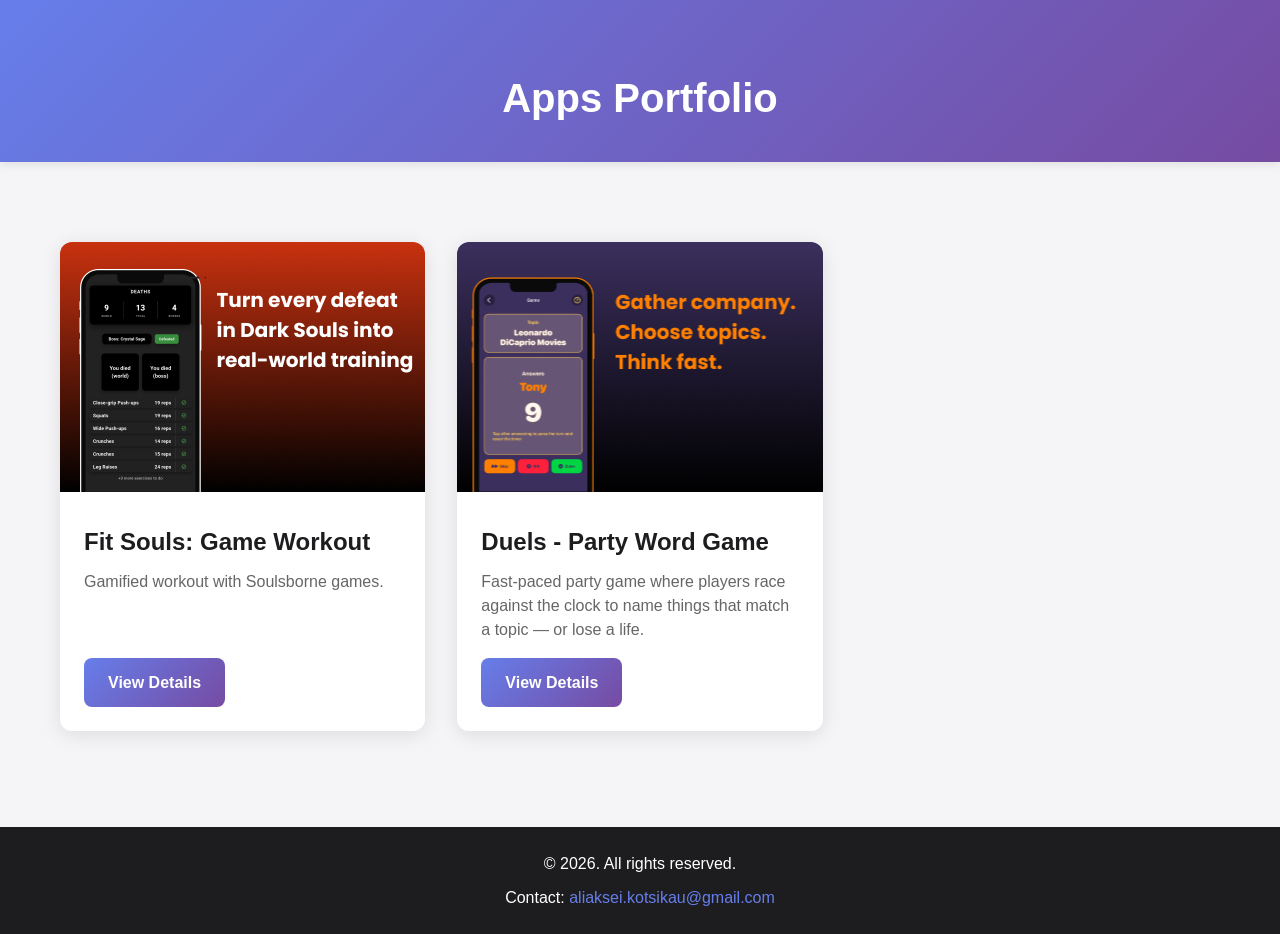
<file: index.html>
<!DOCTYPE html>
<html lang="en">
<head>
    <meta charset="UTF-8">
    <meta name="viewport" content="width=device-width, initial-scale=1.0">
    <title>Apps Portfolio</title>
    <link rel="stylesheet" href="styles.css">
</head>
<body>
    <header>
        <div class="container">
            <nav>
                <span class="back-link back-link-hidden">← Back to Portfolio</span>
            </nav>
            <h1>Apps Portfolio</h1>
        </div>
    </header>

    <main>
        <div class="container">
            <section class="apps-section">
                <div class="apps-grid">
                <div class="app-card">
                    <div class="app-image">
                        <img src="apps/fit-souls/images/fit-souls-game-workout.png" alt="App Screenshot" onerror="this.src='data:image/svg+xml,%3Csvg xmlns=%22http://www.w3.org/2000/svg%22 width=%22300%22 height=%22400%22%3E%3Crect width=%22300%22 height=%22400%22 fill=%22%23ddd%22/%3E%3Ctext x=%2250%25%22 y=%2250%25%22 font-size=%2218%22 text-anchor=%22middle%22 dy=%22.3em%22 fill=%22%23999%22%3EApp Screenshot%3C/text%3E%3C/svg%3E'">
                    </div>
                    <div class="app-info">
                        <h3>Fit Souls: Game Workout</h3>
                        <p class="app-description">Gamified workout with Soulsborne games.</p>
                        <a href="apps/fit-souls/index.html" class="btn btn-primary">View Details</a>
                    </div>
                    </div>

                    <div class="app-card">
                        <div class="app-image">
                            <img src="apps/duels/images/Feature%20Image.jpg" alt="Duels - Party Word Game Feature Image" onerror="this.src='data:image/svg+xml,%3Csvg xmlns=%22http://www.w3.org/2000/svg%22 width=%22300%22 height=%22400%22%3E%3Crect width=%22300%22 height=%22400%22 fill=%22%23ddd%22/%3E%3Ctext x=%2250%25%22 y=%2250%25%22 font-size=%2218%22 text-anchor=%22middle%22 dy=%22.3em%22 fill=%22%23999%22%3EApp Screenshot%3C/text%3E%3C/svg%3E'">
                        </div>
                        <div class="app-info">
                            <h3>Duels - Party Word Game</h3>
                            <p class="app-description">Fast-paced party game where players race against the clock to name things that match a topic — or lose a life.</p>
                            <a href="apps/duels/index.html" class="btn btn-primary">View Details</a>
                        </div>
                    </div>
                </div>
            </section>
        </div>
    </main>

    <footer>
        <!-- Footer content loaded by components/footer.js -->
    </footer>
    <script src="components/footer.js"></script>
</body>
</html>
</file>
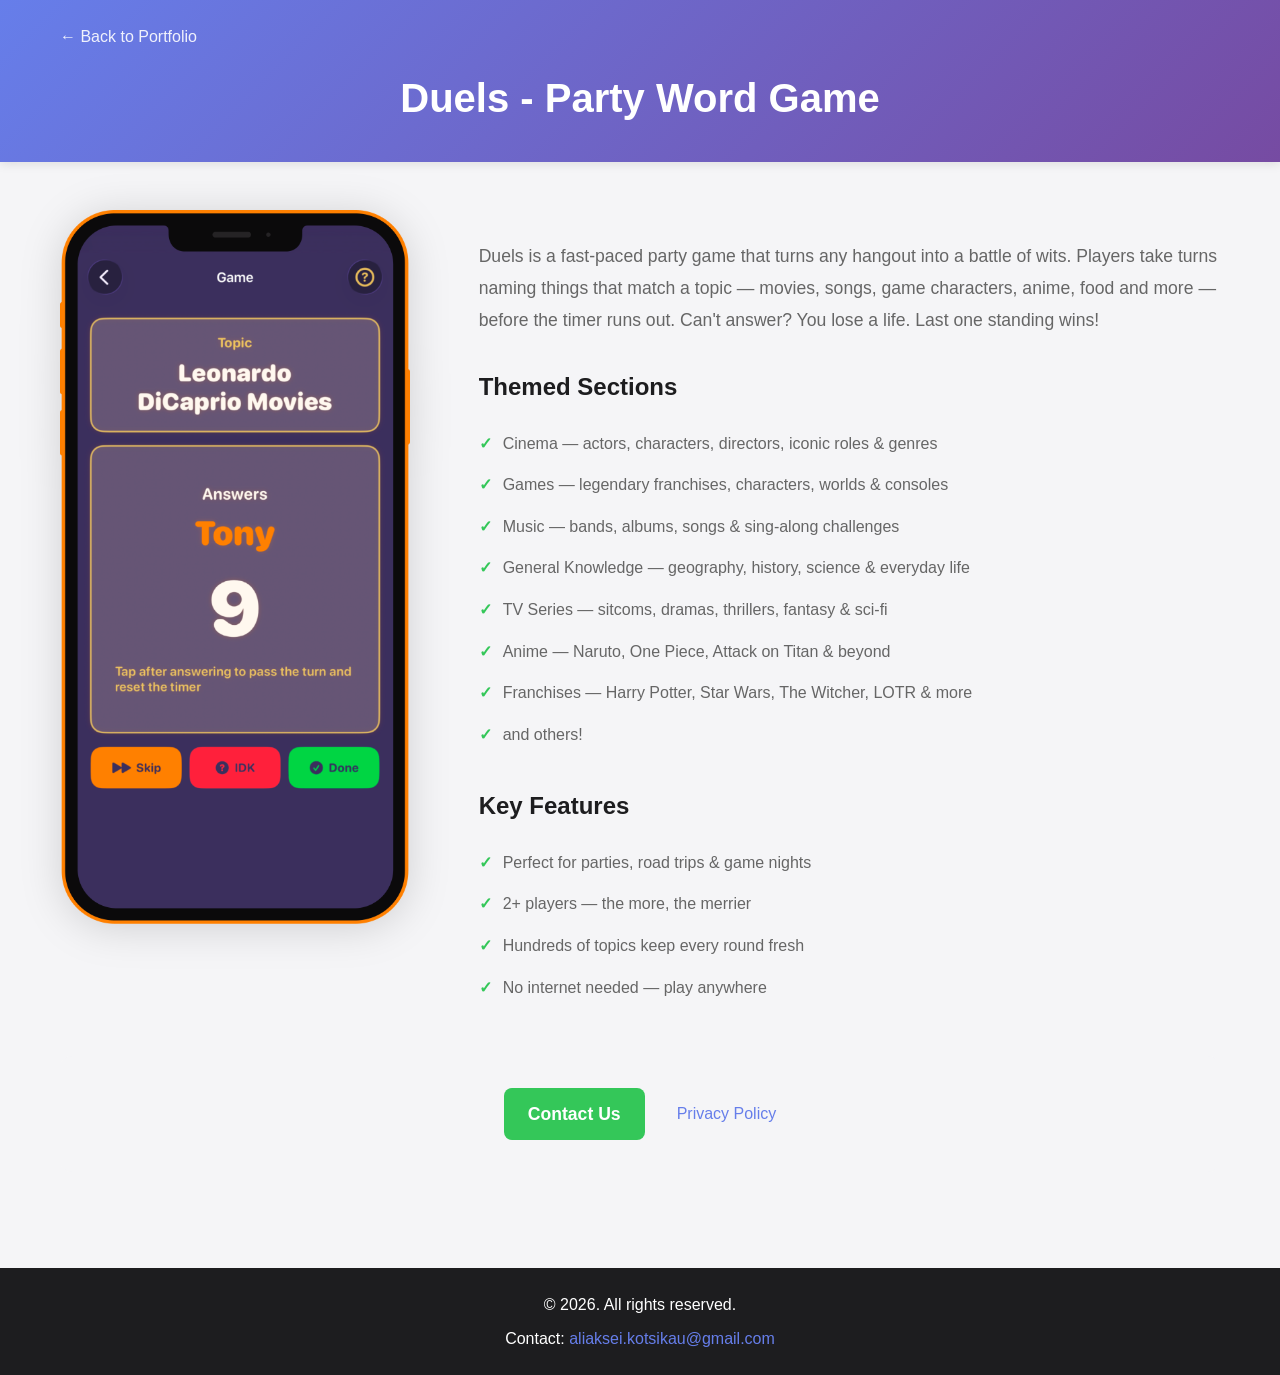
<file: apps/duels/index.html>
<!DOCTYPE html>
<html lang="en">
<head>
    <meta charset="UTF-8">
    <meta name="viewport" content="width=device-width, initial-scale=1.0">
    <title>Duels - Party Word Game</title>
    <link rel="stylesheet" href="../../styles.css">
</head>
<body>
    <header>
        <div class="container">
            <nav>
                <a href="../../index.html" class="back-link">← Back to Portfolio</a>
            </nav>
            <h1>Duels - Party Word Game</h1>
        </div>
    </header>

    <main>
        <div class="container">
            <section class="app-detail">
            <div class="app-detail-grid">
                <div class="app-screenshot">
                    <img src="images/Play%20Showcase.png" alt="Duels gameplay showcase" onerror="this.src='data:image/svg+xml,%3Csvg xmlns=%22http://www.w3.org/2000/svg%22 width=%22300%22 height=%22600%22%3E%3Crect width=%22300%22 height=%22600%22 fill=%22%23ddd%22/%3E%3Ctext x=%2250%25%22 y=%2250%25%22 font-size=%2218%22 text-anchor=%22middle%22 dy=%22.3em%22 fill=%22%23999%22%3EApp Screenshot%3C/text%3E%3C/svg%3E'">
                </div>
                <div class="app-content">
                    <p class="app-long-description">
Duels is a fast-paced party game that turns any hangout into a battle of wits. Players take turns naming things that match a topic — movies, songs, game characters, anime, food and more — before the timer runs out. Can't answer? You lose a life. Last one standing wins!
                    </p>

                    <h3>Themed Sections</h3>
                    <ul class="features-list">
                        <li>Cinema — actors, characters, directors, iconic roles & genres</li>
                        <li>Games — legendary franchises, characters, worlds & consoles</li>
                        <li>Music — bands, albums, songs & sing-along challenges</li>
                        <li>General Knowledge — geography, history, science & everyday life</li>
                        <li>TV Series — sitcoms, dramas, thrillers, fantasy & sci-fi</li>
                        <li>Anime — Naruto, One Piece, Attack on Titan & beyond</li>
                        <li>Franchises — Harry Potter, Star Wars, The Witcher, LOTR & more</li>
                        <li>and others!</li>
                    </ul>

                    <h3>Key Features</h3>
                    <ul class="features-list">
                        <li>Perfect for parties, road trips & game nights</li>
                        <li>2+ players — the more, the merrier</li>
                        <li>Hundreds of topics keep every round fresh</li>
                        <li>No internet needed — play anywhere</li>
                    </ul>

                </div>
            </div>

            <div class="app-footer-actions">
                <a href="https://forms.gle/6va7yBH3hQf9N4FBA" class="btn btn-contact" target="_blank" rel="noopener noreferrer">Contact Us</a>
                <a href="privacy-policy.html" class="privacy-link">Privacy Policy</a>
            </div>
            </section>
        </div>
    </main>

    <footer>
        <!-- Footer content loaded by components/footer.js -->
    </footer>
    <script src="../../components/footer.js"></script>
</body>
</html>
</file>
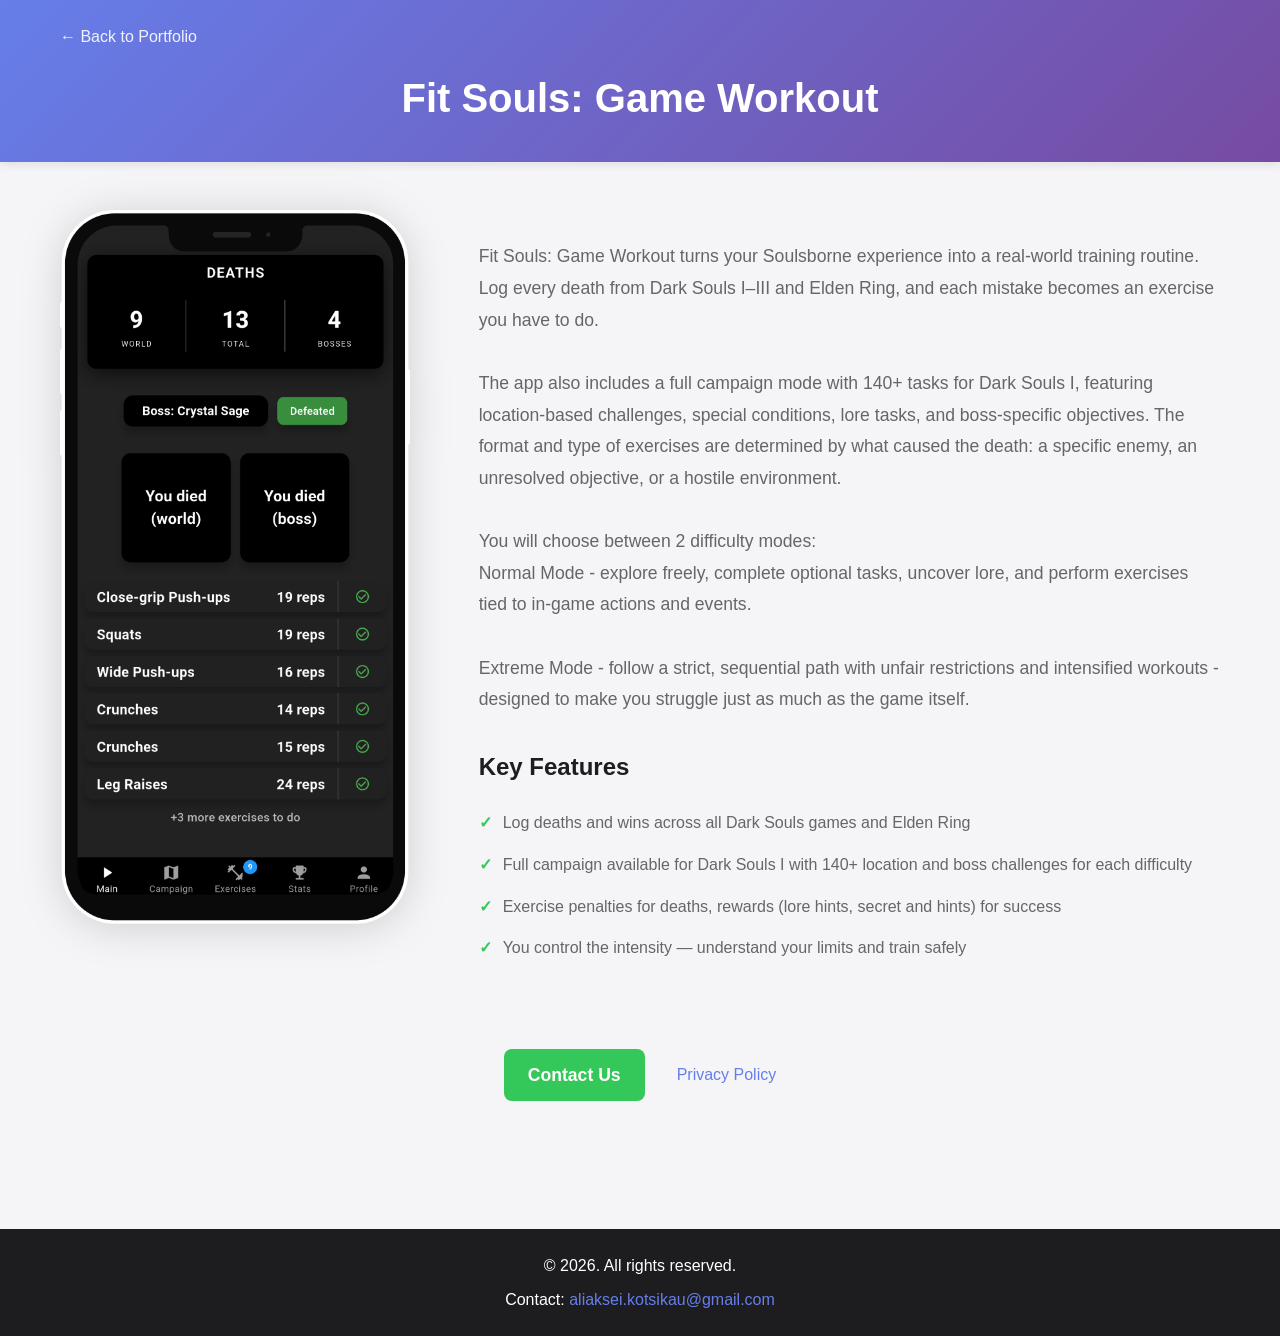
<file: apps/fit-souls/index.html>
<!DOCTYPE html>
<html lang="en">
<head>
    <meta charset="UTF-8">
    <meta name="viewport" content="width=device-width, initial-scale=1.0">
    <title>Fit Souls: Game Workout</title>
    <link rel="stylesheet" href="../../styles.css">
</head>
<body>
    <header>
        <div class="container">
            <nav>
                <a href="../../index.html" class="back-link">← Back to Portfolio</a>
            </nav>
            <h1>Fit Souls: Game Workout</h1>
        </div>
    </header>

    <main>
        <div class="container">
            <section class="app-detail">
            <div class="app-detail-grid">
                <div class="app-screenshot">
                    <img src="images/app-example.png" alt="App Screenshot" onerror="this.src='data:image/svg+xml,%3Csvg xmlns=%22http://www.w3.org/2000/svg%22 width=%22300%22 height=%22600%22%3E%3Crect width=%22300%22 height=%22600%22 fill=%22%23ddd%22/%3E%3Ctext x=%2250%25%22 y=%2250%25%22 font-size=%2218%22 text-anchor=%22middle%22 dy=%22.3em%22 fill=%22%23999%22%3EApp Screenshot%3C/text%3E%3C/svg%3E'">
                </div>
                <div class="app-content">
                    <p class="app-long-description">
                        Fit Souls: Game Workout turns your Soulsborne experience into a real-world training routine. Log every death from Dark Souls I–III and Elden Ring, and each mistake becomes an exercise you have to do.

The app also includes a full campaign mode with 140+ tasks for Dark Souls I, featuring location-based challenges, special conditions, lore tasks, and boss-specific objectives. The format and type of exercises are determined by what caused the death: a specific enemy, an unresolved objective, or a hostile environment.

You will choose between 2 difficulty modes:
Normal Mode - explore freely, complete optional tasks, uncover lore, and perform exercises tied to in-game actions and events.

Extreme Mode - follow a strict, sequential path with unfair restrictions and intensified workouts - designed to make you struggle just as much as the game itself.
                    </p>
                    
                    <h3>Key Features</h3>
                    <ul class="features-list">
                        <li>Log deaths and wins across all Dark Souls games and Elden Ring</li>
                        <li>Full campaign available for Dark Souls I with 140+ location and boss challenges for each difficulty</li>
                        <li>Exercise penalties for deaths, rewards (lore hints, secret and hints) for success</li>
                        <li>You control the intensity — understand your limits and train safely</li>
                    </ul>

                </div>
            </div>

            <div class="app-footer-actions">
                <a href="https://forms.gle/6va7yBH3hQf9N4FBA" class="btn btn-contact" target="_blank" rel="noopener noreferrer">Contact Us</a>
                <a href="privacy-policy.html" class="privacy-link">Privacy Policy</a>
            </div>
        </section>
        </div>
    </main>

    <footer>
        <!-- Footer content loaded by components/footer.js -->
    </footer>
    <script src="../../components/footer.js"></script>
</body>
</html>
</file>
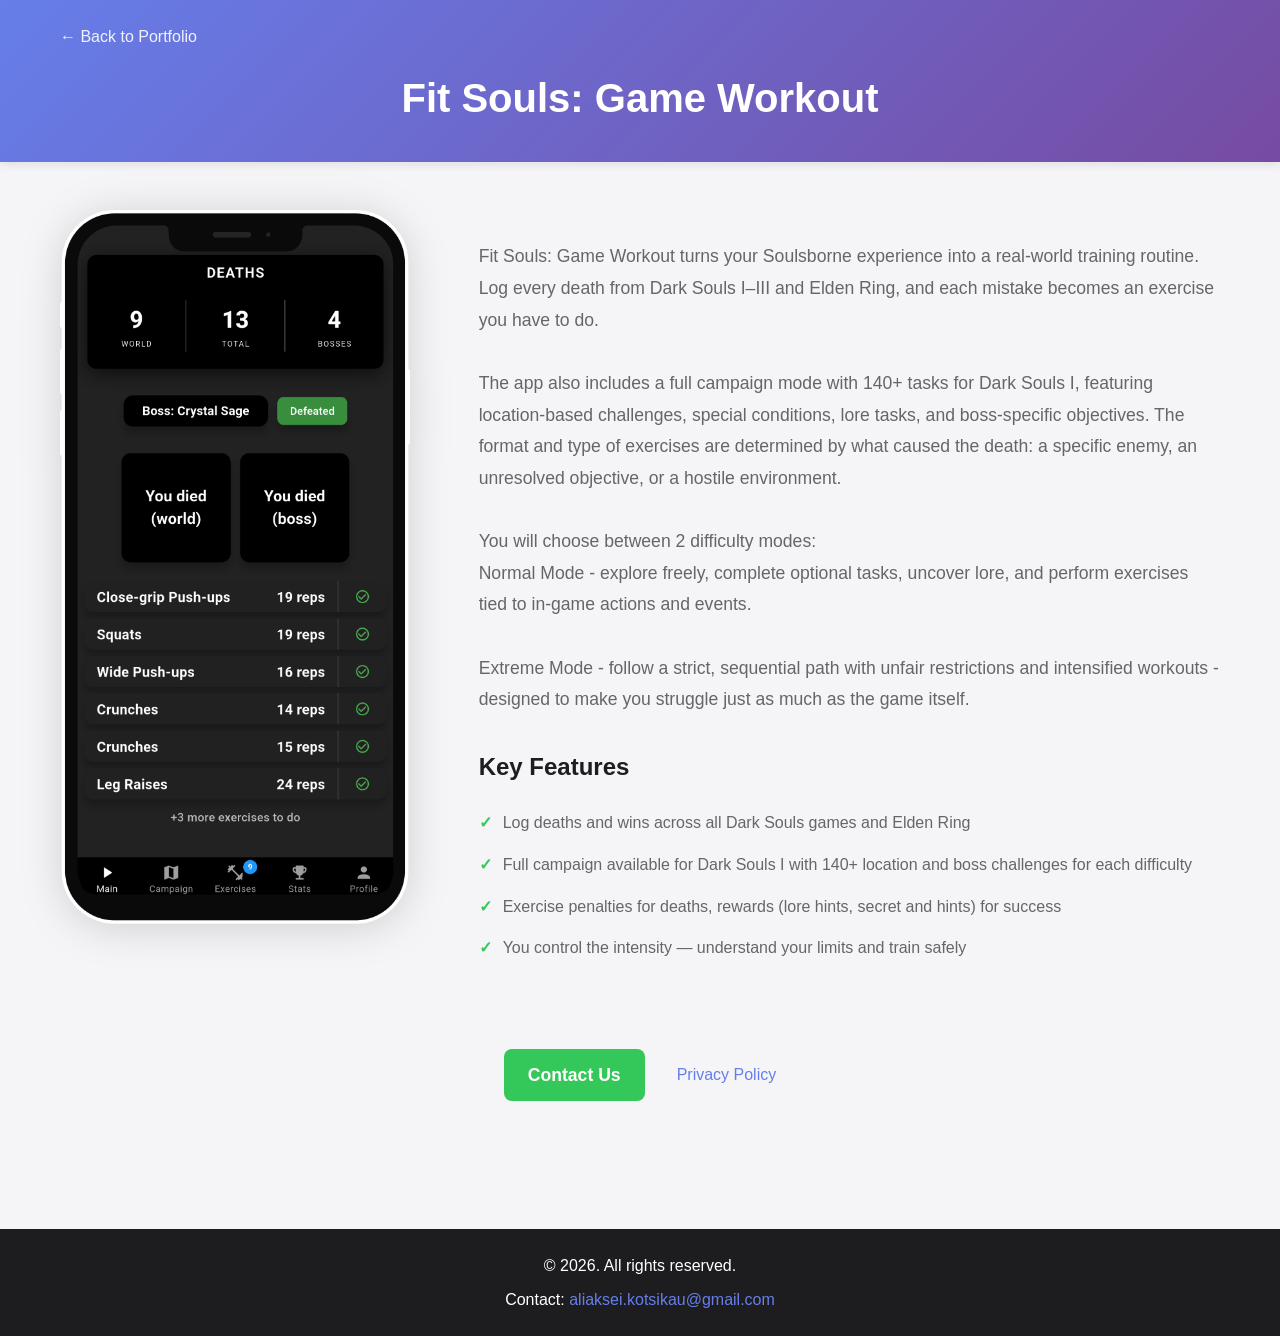
<file: fit-souls.html>
<!DOCTYPE html>
<html lang="en">
<head>
    <meta charset="UTF-8">
    <meta name="viewport" content="width=device-width, initial-scale=1.0">
    <title>Fit Souls: Game Workout</title>
    <link rel="stylesheet" href="styles.css">
</head>
<body>
    <header>
        <div class="container">
            <nav>
                <a href="index.html" class="back-link">← Back to Portfolio</a>
            </nav>
            <h1>Fit Souls: Game Workout</h1>
        </div>
    </header>

    <main>
        <div class="container">
            <section class="app-detail">
            <div class="app-detail-grid">
                <div class="app-screenshot">
                    <img src="images/fit-souls/app-example.png" alt="App Screenshot" onerror="this.src='data:image/svg+xml,%3Csvg xmlns=%22http://www.w3.org/2000/svg%22 width=%22300%22 height=%22600%22%3E%3Crect width=%22300%22 height=%22600%22 fill=%22%23ddd%22/%3E%3Ctext x=%2250%25%22 y=%2250%25%22 font-size=%2218%22 text-anchor=%22middle%22 dy=%22.3em%22 fill=%22%23999%22%3EApp Screenshot%3C/text%3E%3C/svg%3E'">
                </div>
                <div class="app-content">
                    <p class="app-long-description">
                        Fit Souls: Game Workout turns your Soulsborne experience into a real-world training routine. Log every death from Dark Souls I–III and Elden Ring, and each mistake becomes an exercise you have to do.

The app also includes a full campaign mode with 140+ tasks for Dark Souls I, featuring location-based challenges, special conditions, lore tasks, and boss-specific objectives. The format and type of exercises are determined by what caused the death: a specific enemy, an unresolved objective, or a hostile environment.

You will choose between 2 difficulty modes:
Normal Mode - explore freely, complete optional tasks, uncover lore, and perform exercises tied to in-game actions and events.

Extreme Mode - follow a strict, sequential path with unfair restrictions and intensified workouts - designed to make you struggle just as much as the game itself.
                    </p>
                    
                    <h3>Key Features</h3>
                    <ul class="features-list">
                        <li>Log deaths and wins across all Dark Souls games and Elden Ring</li>
                        <li>Full campaign available for Dark Souls I with 140+ location and boss challenges for each difficulty</li>
                        <li>Exercise penalties for deaths, rewards (lore hints, secret and hints) for success</li>
                        <li>You control the intensity — understand your limits and train safely</li>
                    </ul>

                </div>
            </div>

            <div class="app-footer-actions">
                <a href="https://forms.gle/6va7yBH3hQf9N4FBA" class="btn btn-contact" target="_blank" rel="noopener noreferrer">Contact Us</a>
                <a href="privacy-policy.html" class="privacy-link">Privacy Policy</a>
            </div>
        </section>
        </div>
    </main>

    <footer>
        <!-- Footer content loaded by components/footer.js -->
    </footer>
    <script src="components/footer.js"></script>
</body>
</html>
</file>
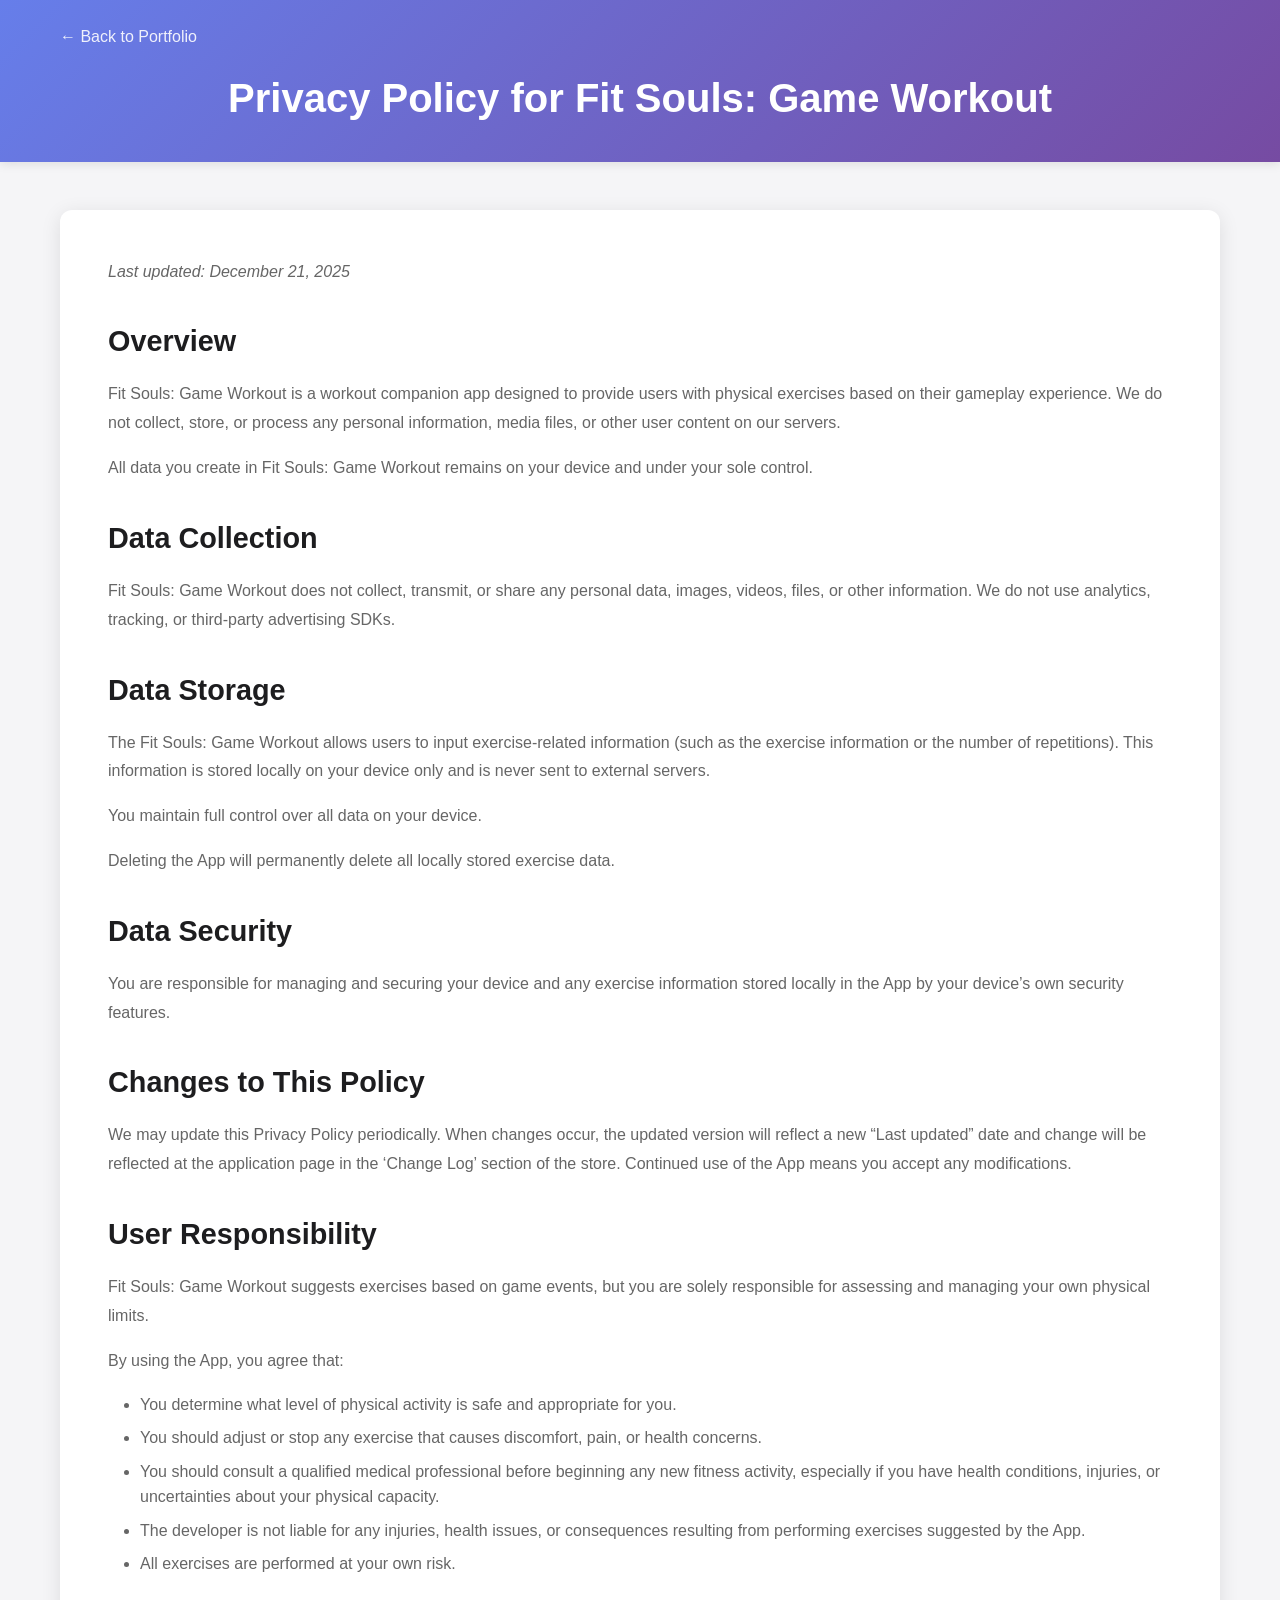
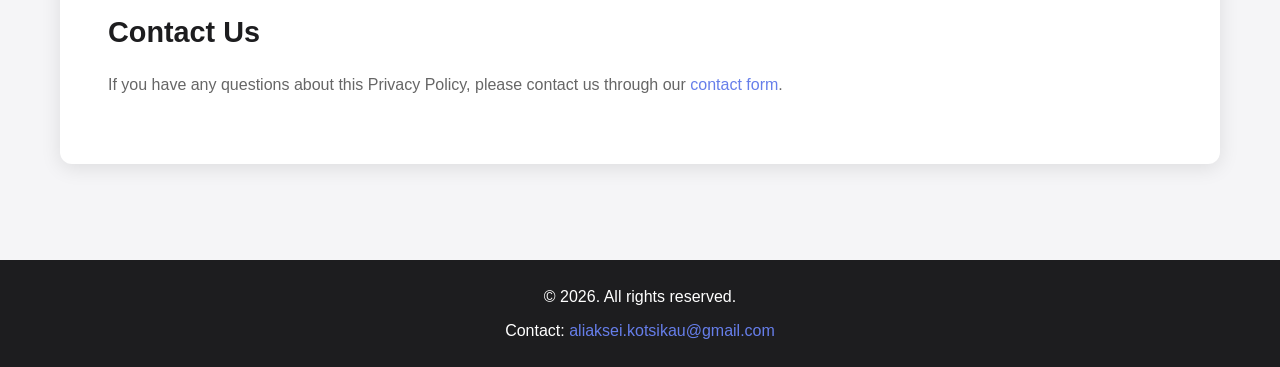
<file: privacy-policy.html>
<!DOCTYPE html>
<html lang="en">
<head>
    <meta charset="UTF-8">
    <meta name="viewport" content="width=device-width, initial-scale=1.0">
    <title>Fit Souls: Game Workout - Privacy Policy</title>
    <link rel="stylesheet" href="styles.css">
</head>
<body>
    <header>
        <div class="container">
            <nav>
                <a href="index.html" class="back-link">← Back to Portfolio</a>
            </nav>
            <h1>Privacy Policy for Fit Souls: Game Workout</h1>
        </div>
    </header>

    <main>
        <div class="container">
            <section class="privacy-content">
            <p class="last-updated">Last updated: December 21, 2025</p>

            <h2>Overview</h2>
            <p>
                Fit Souls: Game Workout is a workout companion app designed to provide users with physical exercises based on their gameplay experience.
                We do not collect, store, or process any personal information, media files, or other user content on our servers.
            </p>
            <p>
                All data you create in Fit Souls: Game Workout remains on your device and under your sole control.
            </p>

            <h2>Data Collection</h2>
            <p>
                Fit Souls: Game Workout does not collect, transmit, or share any personal data, images, videos, files, or other information.
                We do not use analytics, tracking, or third-party advertising SDKs.
            </p>

            <h2>Data Storage</h2>
            <p>
                The Fit Souls: Game Workout allows users to input exercise-related information (such as the exercise information or the number of repetitions).
                This information is stored locally on your device only and is never sent to external servers.
            </p>
            <p>
                You maintain full control over all data on your device.
            </p>
            <p>
                Deleting the App will permanently delete all locally stored exercise data.
            </p>

            <h2>Data Security</h2>
            <p>
                You are responsible for managing and securing your device and any exercise information stored locally in the App by your device’s own security features.
            </p>

            <h2>Changes to This Policy</h2>
            <p>
                We may update this Privacy Policy periodically.
                When changes occur, the updated version will reflect a new “Last updated” date and change will be reflected at the application page in the ‘Change Log’ section of the store.
                Continued use of the App means you accept any modifications.
            </p>

            <h2>User Responsibility</h2>
            <p>
                Fit Souls: Game Workout suggests exercises based on game events, but you are solely responsible for assessing and managing your own physical limits.
            </p>
            <p>
                By using the App, you agree that:
            </p>
            <ul>
                <li>You determine what level of physical activity is safe and appropriate for you.</li>
                <li>You should adjust or stop any exercise that causes discomfort, pain, or health concerns.</li>
                <li>You should consult a qualified medical professional before beginning any new fitness activity, especially if you have health conditions, injuries, or uncertainties about your physical capacity.</li>
                <li>The developer is not liable for any injuries, health issues, or consequences resulting from performing exercises suggested by the App.</li>
                <li>All exercises are performed at your own risk.</li>
            </ul>

            <h2>Contact Us</h2>
            <p>
                If you have any questions about this Privacy Policy, please contact us through our 
                <a href="ttps://forms.gle/6va7yBH3hQf9N4FBA" target="_blank" rel="noopener noreferrer">contact form</a>.
            </p>
        </section>
        </div>
    </main>

    <footer>
        <!-- Footer content loaded by components/footer.js -->
    </footer>
    <script src="components/footer.js"></script>
</body>
</html>
</file>
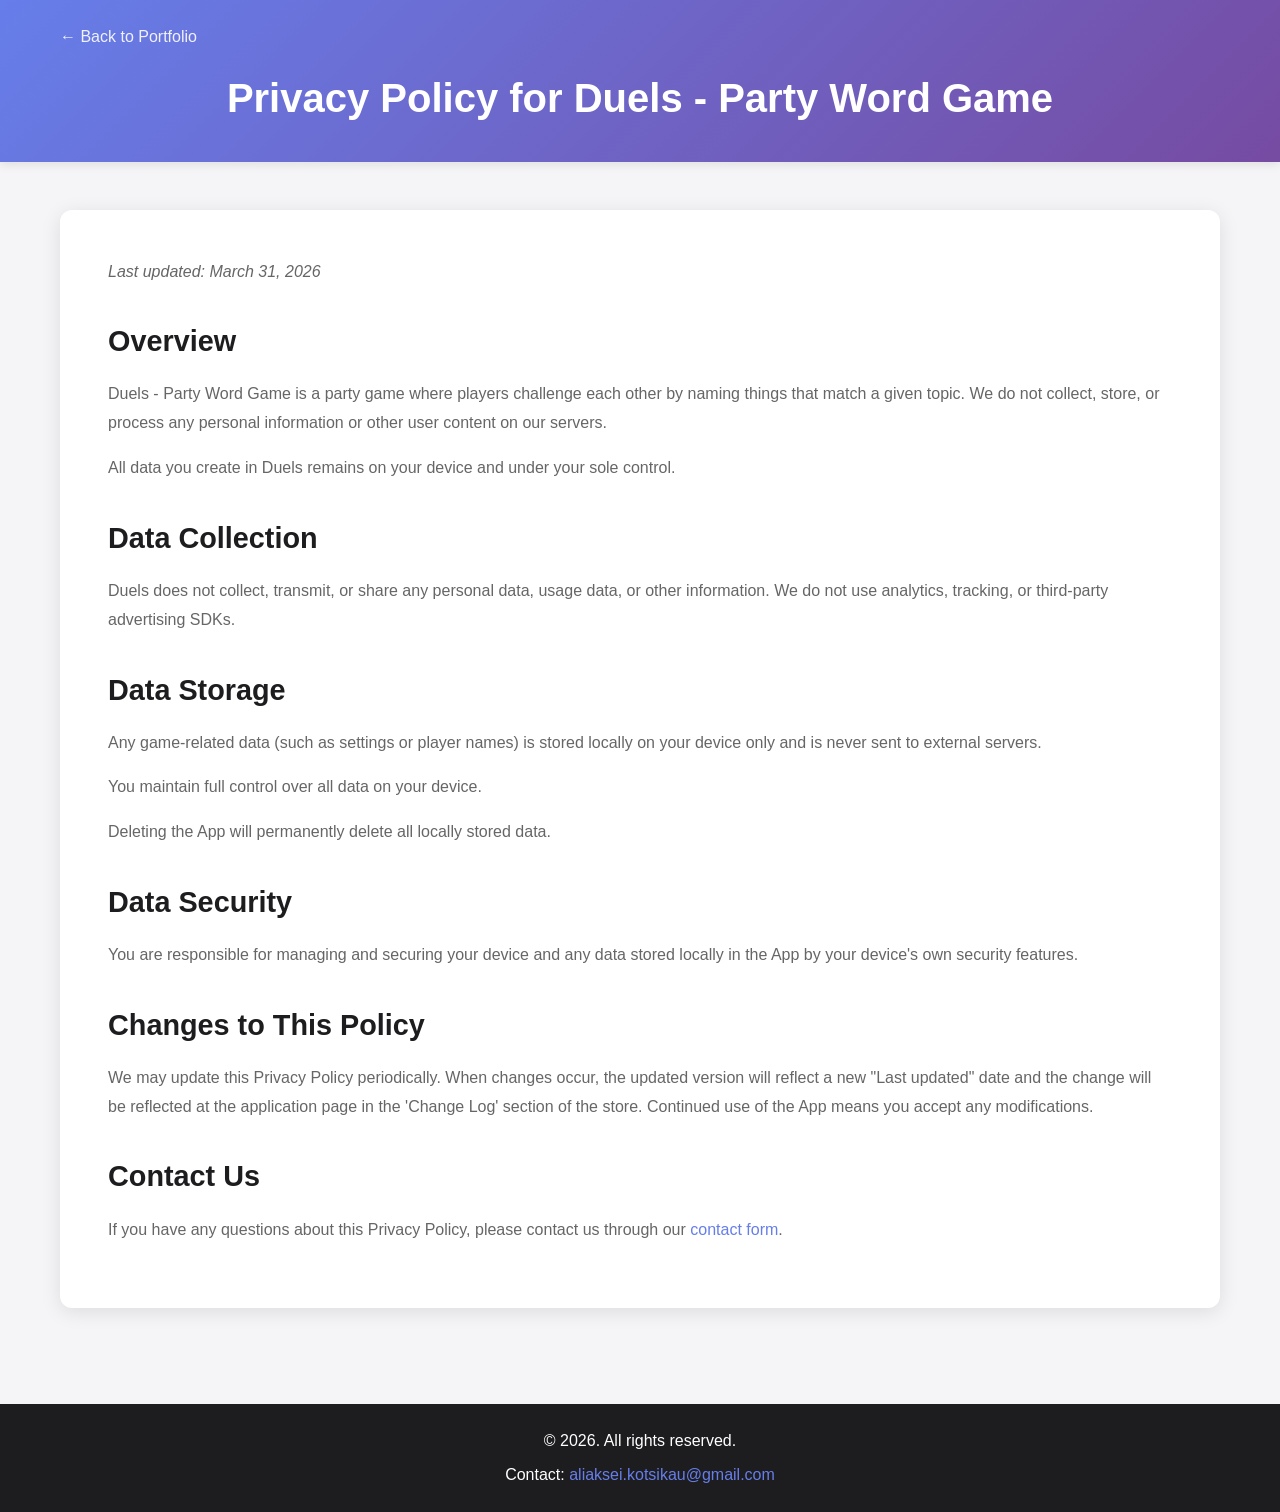
<file: apps/duels/privacy-policy.html>
<!DOCTYPE html>
<html lang="en">
<head>
    <meta charset="UTF-8">
    <meta name="viewport" content="width=device-width, initial-scale=1.0">
    <title>Duels - Party Word Game - Privacy Policy</title>
    <link rel="stylesheet" href="../../styles.css">
</head>
<body>
    <header>
        <div class="container">
            <nav>
                <a href="../../index.html" class="back-link">← Back to Portfolio</a>
            </nav>
            <h1>Privacy Policy for Duels - Party Word Game</h1>
        </div>
    </header>

    <main>
        <div class="container">
            <section class="privacy-content">
            <p class="last-updated">Last updated: March 31, 2026</p>

            <h2>Overview</h2>
            <p>
                Duels - Party Word Game is a party game where players challenge each other by naming things that match a given topic.
                We do not collect, store, or process any personal information or other user content on our servers.
            </p>
            <p>
                All data you create in Duels remains on your device and under your sole control.
            </p>

            <h2>Data Collection</h2>
            <p>
                Duels does not collect, transmit, or share any personal data, usage data, or other information.
                We do not use analytics, tracking, or third-party advertising SDKs.
            </p>

            <h2>Data Storage</h2>
            <p>
                Any game-related data (such as settings or player names) is stored locally on your device only and is never sent to external servers.
            </p>
            <p>
                You maintain full control over all data on your device.
            </p>
            <p>
                Deleting the App will permanently delete all locally stored data.
            </p>

            <h2>Data Security</h2>
            <p>
                You are responsible for managing and securing your device and any data stored locally in the App by your device's own security features.
            </p>

            <h2>Changes to This Policy</h2>
            <p>
                We may update this Privacy Policy periodically.
                When changes occur, the updated version will reflect a new "Last updated" date and the change will be reflected at the application page in the 'Change Log' section of the store.
                Continued use of the App means you accept any modifications.
            </p>

            <h2>Contact Us</h2>
            <p>
                If you have any questions about this Privacy Policy, please contact us through our
                <a href="https://forms.gle/6va7yBH3hQf9N4FBA" target="_blank" rel="noopener noreferrer">contact form</a>.
            </p>
        </section>
        </div>
    </main>

    <footer>
        <!-- Footer content loaded by components/footer.js -->
    </footer>
    <script src="../../components/footer.js"></script>
</body>
</html>
</file>
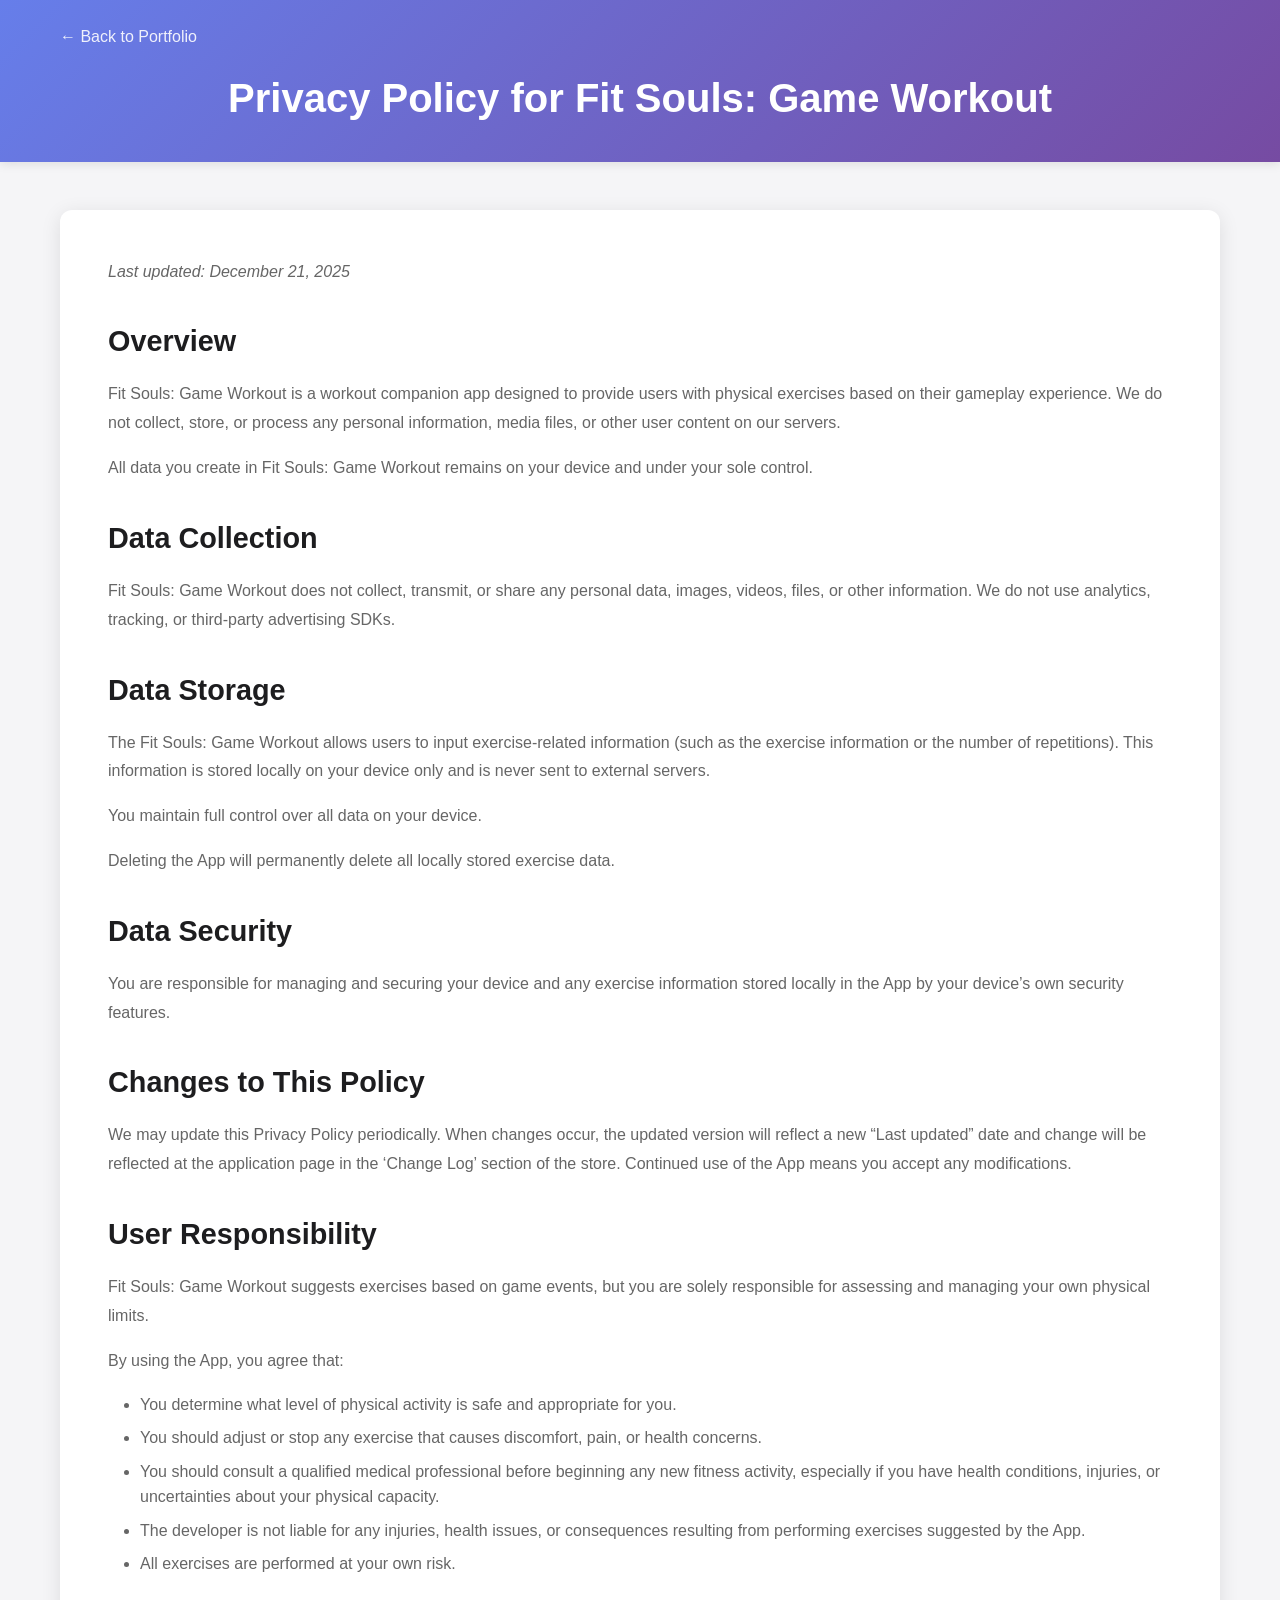
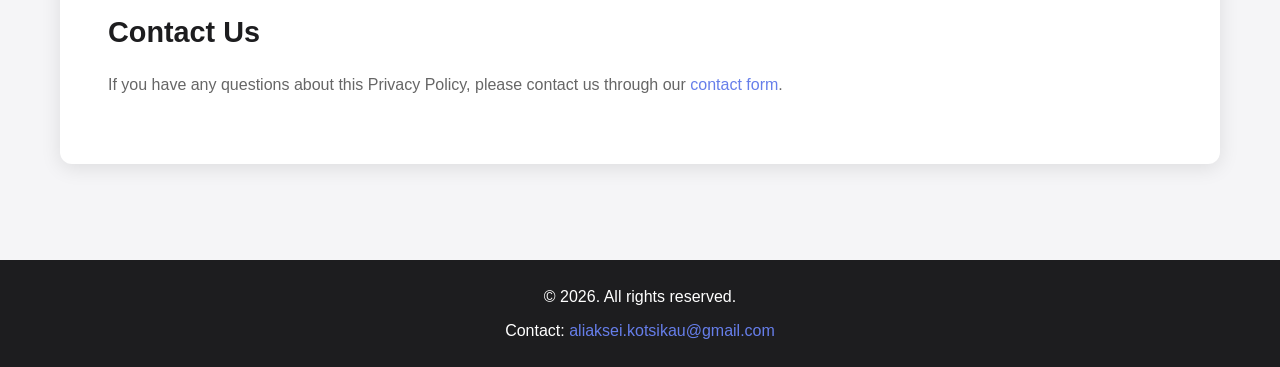
<file: apps/fit-souls/privacy-policy.html>
<!DOCTYPE html>
<html lang="en">
<head>
    <meta charset="UTF-8">
    <meta name="viewport" content="width=device-width, initial-scale=1.0">
    <title>Fit Souls: Game Workout - Privacy Policy</title>
    <link rel="stylesheet" href="../../styles.css">
</head>
<body>
    <header>
        <div class="container">
            <nav>
                <a href="../../index.html" class="back-link">← Back to Portfolio</a>
            </nav>
            <h1>Privacy Policy for Fit Souls: Game Workout</h1>
        </div>
    </header>

    <main>
        <div class="container">
            <section class="privacy-content">
            <p class="last-updated">Last updated: December 21, 2025</p>

            <h2>Overview</h2>
            <p>
                Fit Souls: Game Workout is a workout companion app designed to provide users with physical exercises based on their gameplay experience.
                We do not collect, store, or process any personal information, media files, or other user content on our servers.
            </p>
            <p>
                All data you create in Fit Souls: Game Workout remains on your device and under your sole control.
            </p>

            <h2>Data Collection</h2>
            <p>
                Fit Souls: Game Workout does not collect, transmit, or share any personal data, images, videos, files, or other information.
                We do not use analytics, tracking, or third-party advertising SDKs.
            </p>

            <h2>Data Storage</h2>
            <p>
                The Fit Souls: Game Workout allows users to input exercise-related information (such as the exercise information or the number of repetitions).
                This information is stored locally on your device only and is never sent to external servers.
            </p>
            <p>
                You maintain full control over all data on your device.
            </p>
            <p>
                Deleting the App will permanently delete all locally stored exercise data.
            </p>

            <h2>Data Security</h2>
            <p>
                You are responsible for managing and securing your device and any exercise information stored locally in the App by your device’s own security features.
            </p>

            <h2>Changes to This Policy</h2>
            <p>
                We may update this Privacy Policy periodically.
                When changes occur, the updated version will reflect a new “Last updated” date and change will be reflected at the application page in the ‘Change Log’ section of the store.
                Continued use of the App means you accept any modifications.
            </p>

            <h2>User Responsibility</h2>
            <p>
                Fit Souls: Game Workout suggests exercises based on game events, but you are solely responsible for assessing and managing your own physical limits.
            </p>
            <p>
                By using the App, you agree that:
            </p>
            <ul>
                <li>You determine what level of physical activity is safe and appropriate for you.</li>
                <li>You should adjust or stop any exercise that causes discomfort, pain, or health concerns.</li>
                <li>You should consult a qualified medical professional before beginning any new fitness activity, especially if you have health conditions, injuries, or uncertainties about your physical capacity.</li>
                <li>The developer is not liable for any injuries, health issues, or consequences resulting from performing exercises suggested by the App.</li>
                <li>All exercises are performed at your own risk.</li>
            </ul>

            <h2>Contact Us</h2>
            <p>
                If you have any questions about this Privacy Policy, please contact us through our 
                <a href="https://forms.gle/6va7yBH3hQf9N4FBA" target="_blank" rel="noopener noreferrer">contact form</a>.
            </p>
        </section>
        </div>
    </main>

    <footer>
        <!-- Footer content loaded by components/footer.js -->
    </footer>
    <script src="../../components/footer.js"></script>
</body>
</html>
</file>
<file: styles.css>
/* Reset and Base Styles */
* {
    margin: 0;
    padding: 0;
    box-sizing: border-box;
}

body {
    font-family: -apple-system, BlinkMacSystemFont, 'Segoe UI', Roboto, 'Helvetica Neue', Arial, sans-serif;
    line-height: 1.6;
    color: #333;
    background-color: #f5f5f7;
    display: flex;
    flex-direction: column;
    min-height: 100vh;
}

.container {
    max-width: 1200px;
    margin: 0 auto;
    padding: 0 20px;
}

/* Header */
header {
    background: linear-gradient(135deg, #667eea 0%, #764ba2 100%);
    color: white;
    padding: 1.5rem 0;
    text-align: center;
    box-shadow: 0 2px 10px rgba(0,0,0,0.1);
}

header h1 {
    font-size: 2.5rem;
    margin-bottom: 0.5rem;
    font-weight: 700;
}

.tagline {
    font-size: 1.2rem;
    opacity: 0.9;
}

nav {
    text-align: left;
    margin-bottom: 1rem;
}

.back-link {
    color: white;
    text-decoration: none;
    font-size: 1rem;
    opacity: 0.9;
    transition: opacity 0.3s;
}

.back-link:hover {
    opacity: 1;
}

.back-link-hidden {
    visibility: hidden;
}

/* Main Content */
main {
    padding: 3rem 0;
    min-height: calc(100vh - 300px);
    flex: 1;
}

main .container {
    width: 100%;
    max-width: 1200px;
    margin: 0 auto;
    padding: 0 20px;
}

.apps-section {
    margin-top: 2rem;
}

.apps-section h2 {
    font-size: 2rem;
    margin-bottom: 2rem;
    color: #1d1d1f;
}

/* App Cards */
.apps-grid {
    display: grid;
    grid-template-columns: repeat(auto-fill, minmax(350px, 1fr));
    gap: 2rem;
}

.app-card {
    background: white;
    border-radius: 12px;
    overflow: hidden;
    box-shadow: 0 4px 20px rgba(0,0,0,0.1);
    transition: transform 0.3s, box-shadow 0.3s;
    display: flex;
    flex-direction: column;
}

.app-card:hover {
    transform: translateY(-5px);
    box-shadow: 0 6px 30px rgba(0,0,0,0.15);
}

.app-image img {
    width: 100%;
    height: 250px;
    object-fit: cover;
}

.app-info {
    padding: 1.5rem;
    display: flex;
    flex-direction: column;
    flex: 1;
}

.app-info h3 {
    font-size: 1.5rem;
    margin-bottom: 0.5rem;
    color: #1d1d1f;
}

.app-description {
    color: #666;
    margin-bottom: 1rem;
    line-height: 1.5;
}

.app-card .app-info .btn {
    margin-top: auto;
    align-self: flex-start;
}

/* Buttons */
.btn {
    display: inline-block;
    padding: 0.75rem 1.5rem;
    border-radius: 8px;
    text-decoration: none;
    font-weight: 600;
    transition: all 0.3s;
    text-align: center;
}

.btn-primary {
    background: linear-gradient(135deg, #667eea 0%, #764ba2 100%);
    color: white;
}

.btn-primary:hover {
    transform: scale(1.05);
    box-shadow: 0 4px 15px rgba(102, 126, 234, 0.4);
}

.btn-contact {
    background: #34c759;
    color: white;
    font-size: 1.1rem;
}

.btn-contact:hover {
    background: #2fb350;
    transform: scale(1.05);
    box-shadow: 0 4px 15px rgba(52, 199, 89, 0.4);
}

/* App Detail Page */
.app-detail-grid {
    display: grid;
    grid-template-columns: 1fr 2fr;
    gap: 3rem;
    align-items: start;
}

.app-screenshot {
    background: transparent;
}

.app-screenshot img {
    width: 100%;
    max-width: 350px;
    border-radius: 12px;
    filter: drop-shadow(0 4px 20px rgba(0,0,0,0.15));
    background: transparent;
}

.app-content h2 {
    font-size: 2rem;
    margin-bottom: 1rem;
    color: #1d1d1f;
}

.app-content h3 {
    font-size: 1.5rem;
    margin-top: 2rem;
    margin-bottom: 1rem;
    color: #1d1d1f;
}

.app-long-description {
    color: #666;
    font-size: 1.1rem;
    line-height: 1.8;
    margin-bottom: 1.5rem;
    white-space: pre-line;
}

.features-list {
    list-style: none;
    padding: 0;
}

.features-list li {
    padding: 0.5rem 0;
    padding-left: 1.5rem;
    position: relative;
    color: #666;
}

.features-list li:before {
    content: "✓";
    position: absolute;
    left: 0;
    color: #34c759;
    font-weight: bold;
}

.app-actions {
    margin-top: 2rem;
    padding: 2rem;
    background: #f5f5f7;
    border-radius: 12px;
}

.help-text {
    margin-top: 0.5rem;
    color: #666;
    font-size: 0.9rem;
}

.app-links {
    margin-top: 2rem;
}

.app-footer-actions {
    display: flex;
    align-items: center;
    justify-content: center;
    gap: 2rem;
    margin-top: 3rem;
    padding: 2rem;
    background: #f5f5f7;
    border-radius: 12px;
}

.privacy-link {
    color: #667eea;
    text-decoration: none;
    font-weight: 500;
}

.privacy-link:hover {
    text-decoration: underline;
}

.app-gallery {
    margin-top: 2rem;
    display: grid;
    grid-template-columns: repeat(2, minmax(0, 1fr));
    gap: 1.5rem;
}

.app-gallery img {
    width: 100%;
    border-radius: 12px;
    box-shadow: 0 4px 20px rgba(0,0,0,0.1);
    object-fit: cover;
}

/* Privacy Policy Page */
.privacy-content {
    background: white;
    padding: 3rem;
    border-radius: 12px;
    box-shadow: 0 4px 20px rgba(0,0,0,0.1);
}

.last-updated {
    color: #666;
    font-style: italic;
    margin-bottom: 2rem;
}

.privacy-content h2 {
    font-size: 1.8rem;
    margin-top: 2rem;
    margin-bottom: 1rem;
    color: #1d1d1f;
}

.privacy-content p {
    color: #666;
    margin-bottom: 1rem;
    line-height: 1.8;
}

.privacy-content ul {
    margin-left: 2rem;
    margin-bottom: 1rem;
}

.privacy-content li {
    color: #666;
    margin-bottom: 0.5rem;
}

.privacy-content a {
    color: #667eea;
    text-decoration: none;
}

.privacy-content a:hover {
    text-decoration: underline;
}

/* Footer */
footer {
    background: #1d1d1f;
    color: white;
    padding: 1rem 0;
    text-align: center;
    margin-top: 3rem;
}

footer p {
    margin: 0.5rem 0;
}

footer a {
    color: #667eea;
    text-decoration: none;
}

footer a:hover {
    text-decoration: underline;
}

/* Responsive Design */
@media (max-width: 768px) {
    header {
        padding: 1rem 0;
    }

    header h1 {
        font-size: 2rem;
    }

    .tagline {
        font-size: 1rem;
    }

    footer {
        padding: 0.75rem 0;
    }

    .app-detail-grid {
        grid-template-columns: 1fr;
        gap: 2rem;
    }

    .app-screenshot img {
        max-width: 100%;
    }

    .app-gallery {
        grid-template-columns: 1fr;
        gap: 1rem;
    }

    .apps-grid {
        grid-template-columns: 1fr;
    }

    .app-footer-actions {
        flex-direction: column;
        gap: 1rem;
    }

    .privacy-content {
        padding: 1.5rem;
    }
}
</file>
